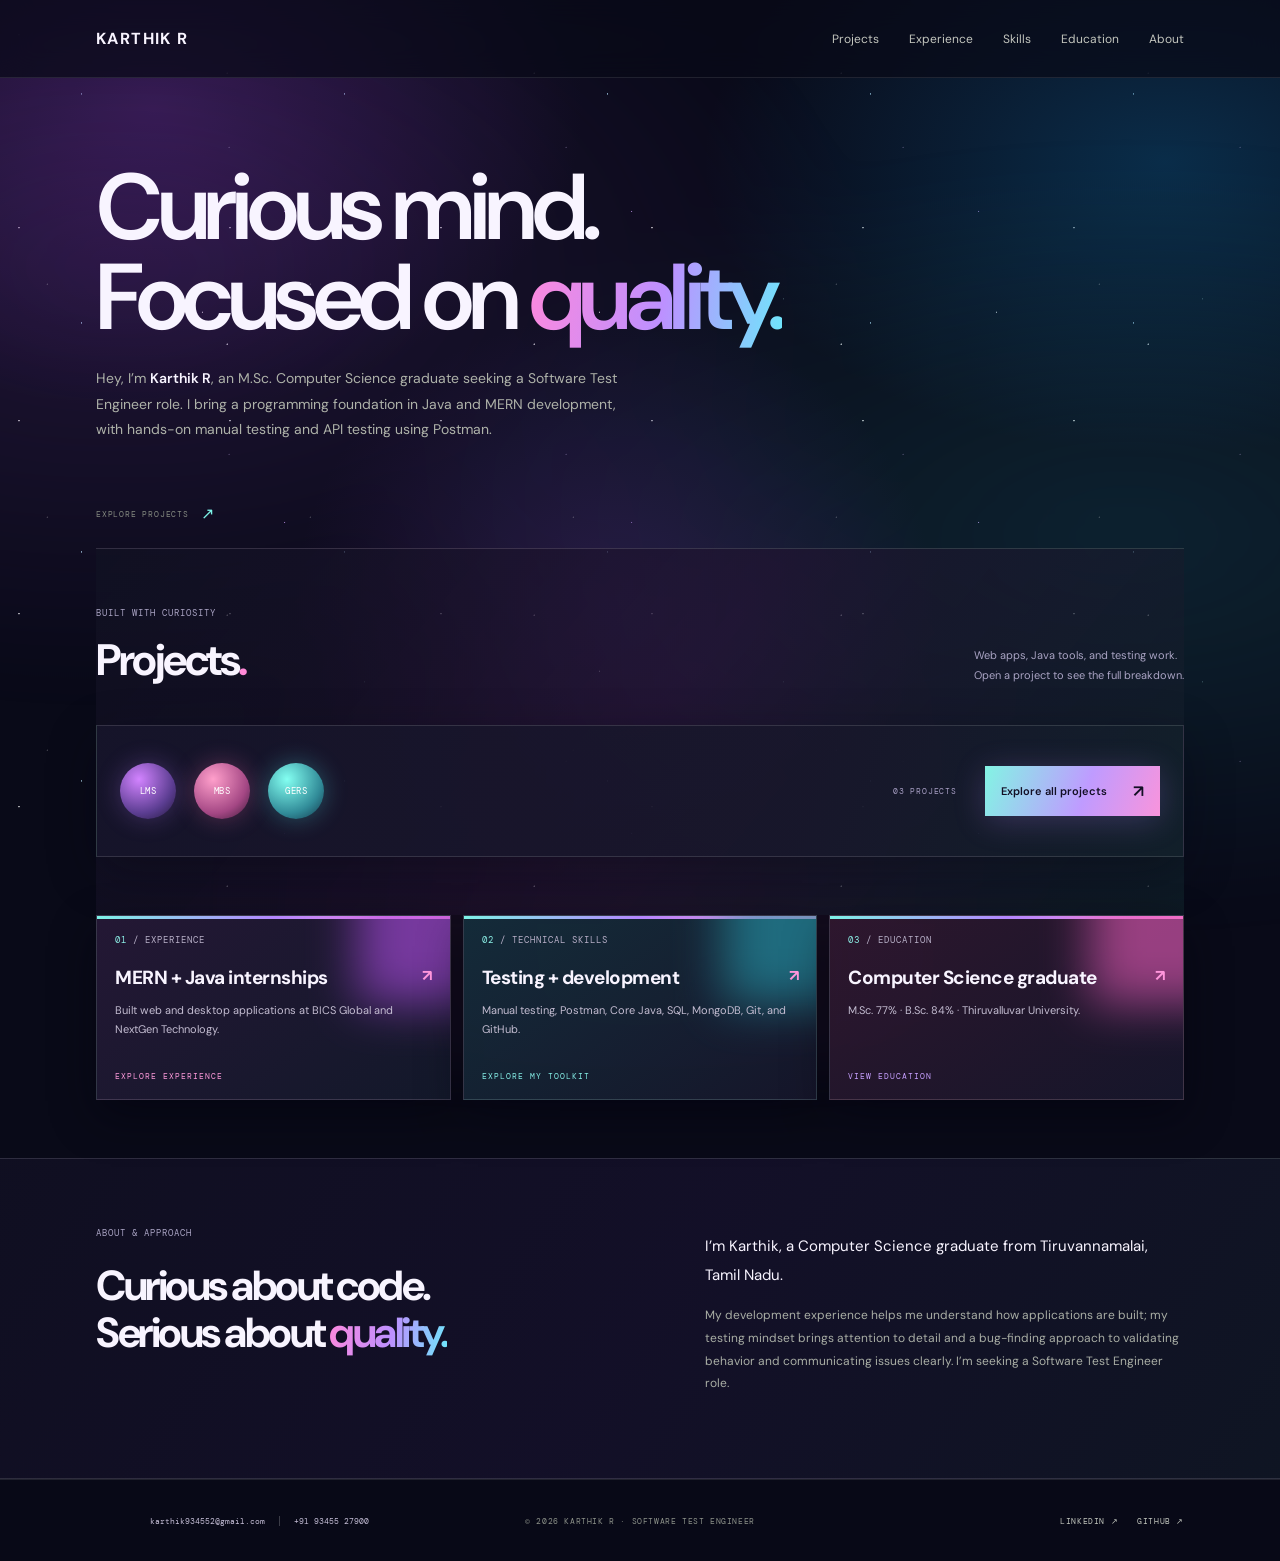
<file: index.html>
<!doctype html>
<html lang="en">
<head>
  <meta charset="utf-8">
  <meta name="viewport" content="width=device-width, initial-scale=1">
  <meta name="theme-color" content="#101319">
  <meta name="description" content="Software testing portfolio — projects, testing skills, and quality-focused work.">
  <title>Karthik R — Software Test Engineer</title>
  <link rel="preconnect" href="https://fonts.googleapis.com">
  <link rel="preconnect" href="https://fonts.gstatic.com" crossorigin>
  <link href="https://fonts.googleapis.com/css2?family=DM+Mono:wght@400;500&family=DM+Sans:wght@400;500;600;700&display=swap" rel="stylesheet">
  <link rel="stylesheet" href="style.css">
  <script src="script.js" defer></script>
</head>
<body>
  <header class="topbar">
    <a class="brand" href="#home" aria-label="Karthik R, home">KARTHIK R</a>
    <button class="menu-toggle" aria-expanded="false" aria-controls="nav-links" aria-label="Open menu"><span></span><span></span></button>
    <nav id="nav-links" class="nav-links" aria-label="Main navigation">
      <a href="projects.html">Projects</a><a href="experience.html">Experience</a><a href="skills.html">Skills</a><a href="education.html">Education</a><a href="#about">About</a>
    </nav>
  </header>

  <main>
    <section class="hero page-width" id="home">
      <div class="hero-copy">
        <h1>Curious mind.<br>Focused on <span>quality.</span></h1>
        <p class="hero-intro">Hey, I’m <strong>Karthik R</strong>, an M.Sc. Computer Science graduate seeking a Software Test Engineer role. I bring a programming foundation in Java and MERN development, with hands-on manual testing and API testing using Postman.</p>
      </div>
      <a class="scroll-cue" href="projects.html"><span>EXPLORE PROJECTS</span><span>↗</span></a>
    </section>

    <section class="projects-preview section page-width">
      <div class="section-heading"><div><p class="eyebrow">BUILT WITH CURIOSITY</p><h2>Projects<span class="accent">.</span></h2></div><p class="section-note">Web apps, Java tools, and testing work.<br>Open a project to see the full breakdown.</p></div>
      <div class="project-preview-row"><span class="preview-orb orb-lms">LMS</span><span class="preview-orb orb-java">MBS</span><span class="preview-orb orb-qa">GERS</span><span class="preview-count">03 PROJECTS</span><a class="button button-primary" href="projects.html">Explore all projects <span>↗</span></a></div>
    </section>

    <section class="details-shortcuts page-width" aria-label="More about Karthik">
      <a class="shortcut-card shortcut-experience" href="experience.html"><span class="shortcut-number">01 <i>/ EXPERIENCE</i></span><h2>MERN + Java internships<span>↗</span></h2><p>Built web and desktop applications at BICS Global and NextGen Technology.</p><span class="shortcut-action">EXPLORE EXPERIENCE</span></a>
      <a class="shortcut-card shortcut-skills" href="skills.html"><span class="shortcut-number">02 <i>/ TECHNICAL SKILLS</i></span><h2>Testing + development<span>↗</span></h2><p>Manual testing, Postman, Core Java, SQL, MongoDB, Git, and GitHub.</p><span class="shortcut-action">EXPLORE MY TOOLKIT</span></a>
      <a class="shortcut-card shortcut-education" href="education.html"><span class="shortcut-number">03 <i>/ EDUCATION</i></span><h2>Computer Science graduate<span>↗</span></h2><p>M.Sc. 77% · B.Sc. 84% · Thiruvalluvar University.</p><span class="shortcut-action">VIEW EDUCATION</span></a>
    </section>

    <section class="about section" id="about"><div class="about-inner page-width">
      <div class="about-heading"><p class="eyebrow">ABOUT & APPROACH</p><h2>Curious about code.<br>Serious about <span>quality.</span></h2></div>
      <div class="about-copy"><p class="about-lead">I’m Karthik, a Computer Science graduate from Tiruvannamalai, Tamil Nadu.</p><p>My development experience helps me understand how applications are built; my testing mindset brings attention to detail and a bug-finding approach to validating behavior and communicating issues clearly. I’m seeking a Software Test Engineer role.</p></div>
    </div></section>

  </main>

  <footer class="footer"><div class="footer-contact"><a href="mailto:karthik934552@gmail.com">karthik934552@gmail.com</a><a href="tel:+919345527900">+91 93455 27900</a></div><span>© <span id="year"></span> KARTHIK R · SOFTWARE TEST ENGINEER</span><div class="social-links"><a href="https://www.linkedin.com/in/karthik-raja-52563a314/" target="_blank" rel="noreferrer">LINKEDIN ↗</a><a href="https://github.com/karthikraja-3" target="_blank" rel="noreferrer">GITHUB ↗</a></div></footer>
</body>
</html>
</file>
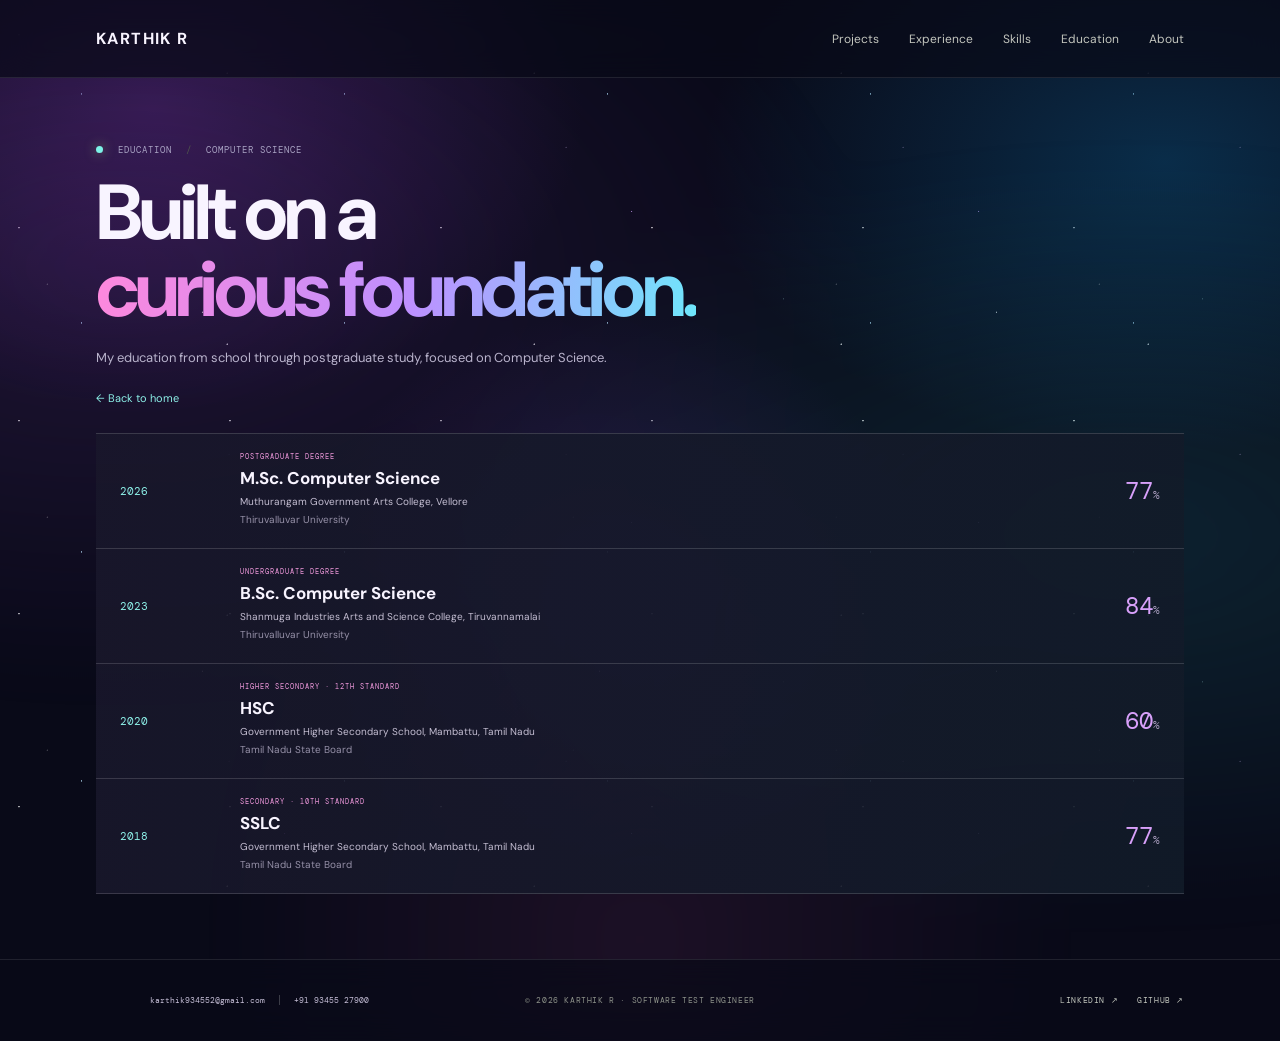
<file: education.html>
<!doctype html>
<html lang="en">
<head>
  <meta charset="utf-8"><meta name="viewport" content="width=device-width, initial-scale=1">
  <meta name="theme-color" content="#090a18"><meta name="description" content="Education of Karthik R — postgraduate and undergraduate Computer Science qualifications.">
  <title>Education — Karthik R</title>
  <link rel="preconnect" href="https://fonts.googleapis.com"><link rel="preconnect" href="https://fonts.gstatic.com" crossorigin>
  <link href="https://fonts.googleapis.com/css2?family=DM+Mono:wght@400;500&family=DM+Sans:wght@400;500;600;700&display=swap" rel="stylesheet">
  <link rel="stylesheet" href="style.css"><script src="script.js" defer></script>
</head>
<body>
  <header class="topbar"><a class="brand" href="index.html" aria-label="Karthik R, home">KARTHIK R</a><button class="menu-toggle" aria-expanded="false" aria-controls="nav-links" aria-label="Open menu"><span></span><span></span></button>
    <nav id="nav-links" class="nav-links" aria-label="Main navigation"><a href="projects.html">Projects</a><a href="experience.html">Experience</a><a href="skills.html">Skills</a><a href="education.html" aria-current="page">Education</a><a href="index.html#about">About</a></nav>
  </header>
  <main>
    <section class="info-page-heading page-width"><p class="eyebrow"><span class="status-dot"></span> EDUCATION <span class="eyebrow-divider">/</span> COMPUTER SCIENCE</p><h1>Built on a<br><span>curious foundation.</span></h1><p>My education from school through postgraduate study, focused on Computer Science.</p><a class="plain-link" href="index.html">← Back to home</a></section>
    <section class="education-detail-list page-width">
      <article class="education-detail-card"><span class="education-year">2026</span><div><p class="eyebrow">POSTGRADUATE DEGREE</p><h2>M.Sc. Computer Science</h2><p>Muthurangam Government Arts College, Vellore</p><p class="education-affiliation">Thiruvalluvar University</p></div><span class="education-score">77<small>%</small></span></article>
      <article class="education-detail-card"><span class="education-year">2023</span><div><p class="eyebrow">UNDERGRADUATE DEGREE</p><h2>B.Sc. Computer Science</h2><p>Shanmuga Industries Arts and Science College, Tiruvannamalai</p><p class="education-affiliation">Thiruvalluvar University</p></div><span class="education-score">84<small>%</small></span></article>
      <article class="education-detail-card"><span class="education-year">2020</span><div><p class="eyebrow">HIGHER SECONDARY · 12TH STANDARD</p><h2>HSC</h2><p>Government Higher Secondary School, Mambattu, Tamil Nadu</p><p class="education-affiliation">Tamil Nadu State Board</p></div><span class="education-score">60<small>%</small></span></article>
      <article class="education-detail-card"><span class="education-year">2018</span><div><p class="eyebrow">SECONDARY · 10TH STANDARD</p><h2>SSLC</h2><p>Government Higher Secondary School, Mambattu, Tamil Nadu</p><p class="education-affiliation">Tamil Nadu State Board</p></div><span class="education-score">77<small>%</small></span></article>
    </section>
  </main>
  <footer class="footer"><div class="footer-contact"><a href="mailto:karthik934552@gmail.com">karthik934552@gmail.com</a><a href="tel:+919345527900">+91 93455 27900</a></div><span>© <span id="year"></span> KARTHIK R · SOFTWARE TEST ENGINEER</span><div class="social-links"><a href="https://www.linkedin.com/in/karthik-raja-52563a314/" target="_blank" rel="noreferrer">LINKEDIN ↗</a><a href="https://github.com/karthikraja-3" target="_blank" rel="noreferrer">GITHUB ↗</a></div></footer>
</body>
</html>
</file>
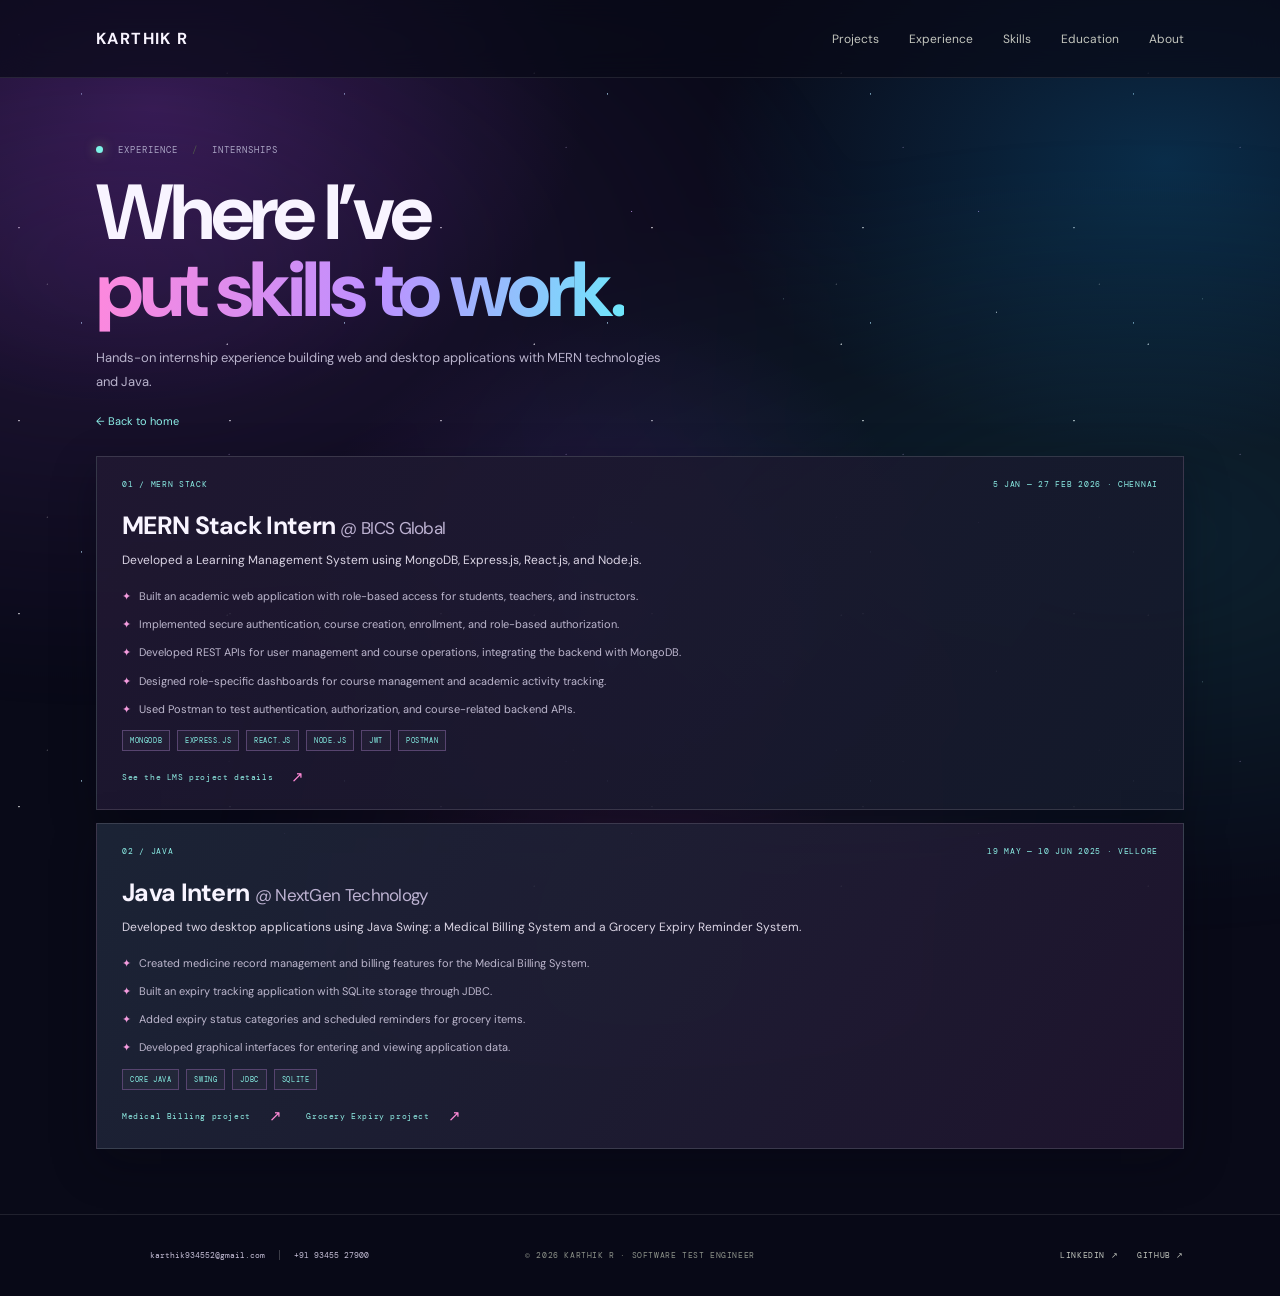
<file: experience.html>
<!doctype html>
<html lang="en">
<head>
  <meta charset="utf-8"><meta name="viewport" content="width=device-width, initial-scale=1">
  <meta name="theme-color" content="#090a18"><meta name="description" content="Internship experience of Karthik R in MERN stack and Java development.">
  <title>Experience — Karthik R</title>
  <link rel="preconnect" href="https://fonts.googleapis.com"><link rel="preconnect" href="https://fonts.gstatic.com" crossorigin>
  <link href="https://fonts.googleapis.com/css2?family=DM+Mono:wght@400;500&family=DM+Sans:wght@400;500;600;700&display=swap" rel="stylesheet">
  <link rel="stylesheet" href="style.css"><script src="script.js" defer></script>
</head>
<body>
  <header class="topbar"><a class="brand" href="index.html" aria-label="Karthik R, home">KARTHIK R</a><button class="menu-toggle" aria-expanded="false" aria-controls="nav-links" aria-label="Open menu"><span></span><span></span></button>
    <nav id="nav-links" class="nav-links" aria-label="Main navigation"><a href="projects.html">Projects</a><a href="experience.html" aria-current="page">Experience</a><a href="skills.html">Skills</a><a href="education.html">Education</a><a href="index.html#about">About</a></nav>
  </header>
  <main>
    <section class="info-page-heading page-width"><p class="eyebrow"><span class="status-dot"></span> EXPERIENCE <span class="eyebrow-divider">/</span> INTERNSHIPS</p><h1>Where I’ve<br><span>put skills to work.</span></h1><p>Hands-on internship experience building web and desktop applications with MERN technologies and Java.</p><a class="plain-link" href="index.html">← Back to home</a></section>
    <section class="info-detail-list page-width">
      <article class="info-detail-card"><div class="info-card-top"><span>01 / MERN STACK</span><span>5 JAN — 27 FEB 2026 · CHENNAI</span></div><h2>MERN Stack Intern <span>@ BICS Global</span></h2><p class="info-card-summary">Developed a Learning Management System using MongoDB, Express.js, React.js, and Node.js.</p><ul><li>Built an academic web application with role-based access for students, teachers, and instructors.</li><li>Implemented secure authentication, course creation, enrollment, and role-based authorization.</li><li>Developed REST APIs for user management and course operations, integrating the backend with MongoDB.</li><li>Designed role-specific dashboards for course management and academic activity tracking.</li><li>Used Postman to test authentication, authorization, and course-related backend APIs.</li></ul><div class="experience-tags"><span>MONGODB</span><span>EXPRESS.JS</span><span>REACT.JS</span><span>NODE.JS</span><span>JWT</span><span>POSTMAN</span></div><a class="info-related-link" href="project-details.html?project=lms">See the LMS project details <span>↗</span></a></article>
      <article class="info-detail-card"><div class="info-card-top"><span>02 / JAVA</span><span>19 MAY — 10 JUN 2025 · VELLORE</span></div><h2>Java Intern <span>@ NextGen Technology</span></h2><p class="info-card-summary">Developed two desktop applications using Java Swing: a Medical Billing System and a Grocery Expiry Reminder System.</p><ul><li>Created medicine record management and billing features for the Medical Billing System.</li><li>Built an expiry tracking application with SQLite storage through JDBC.</li><li>Added expiry status categories and scheduled reminders for grocery items.</li><li>Developed graphical interfaces for entering and viewing application data.</li></ul><div class="experience-tags"><span>CORE JAVA</span><span>SWING</span><span>JDBC</span><span>SQLITE</span></div><div class="info-related-links"><a class="info-related-link" href="project-details.html?project=billing">Medical Billing project <span>↗</span></a><a class="info-related-link" href="project-details.html?project=expiry">Grocery Expiry project <span>↗</span></a></div></article>
    </section>
  </main>
  <footer class="footer"><div class="footer-contact"><a href="mailto:karthik934552@gmail.com">karthik934552@gmail.com</a><a href="tel:+919345527900">+91 93455 27900</a></div><span>© <span id="year"></span> KARTHIK R · SOFTWARE TEST ENGINEER</span><div class="social-links"><a href="https://www.linkedin.com/in/karthik-raja-52563a314/" target="_blank" rel="noreferrer">LINKEDIN ↗</a><a href="https://github.com/karthikraja-3" target="_blank" rel="noreferrer">GITHUB ↗</a></div></footer>
</body>
</html>
</file>
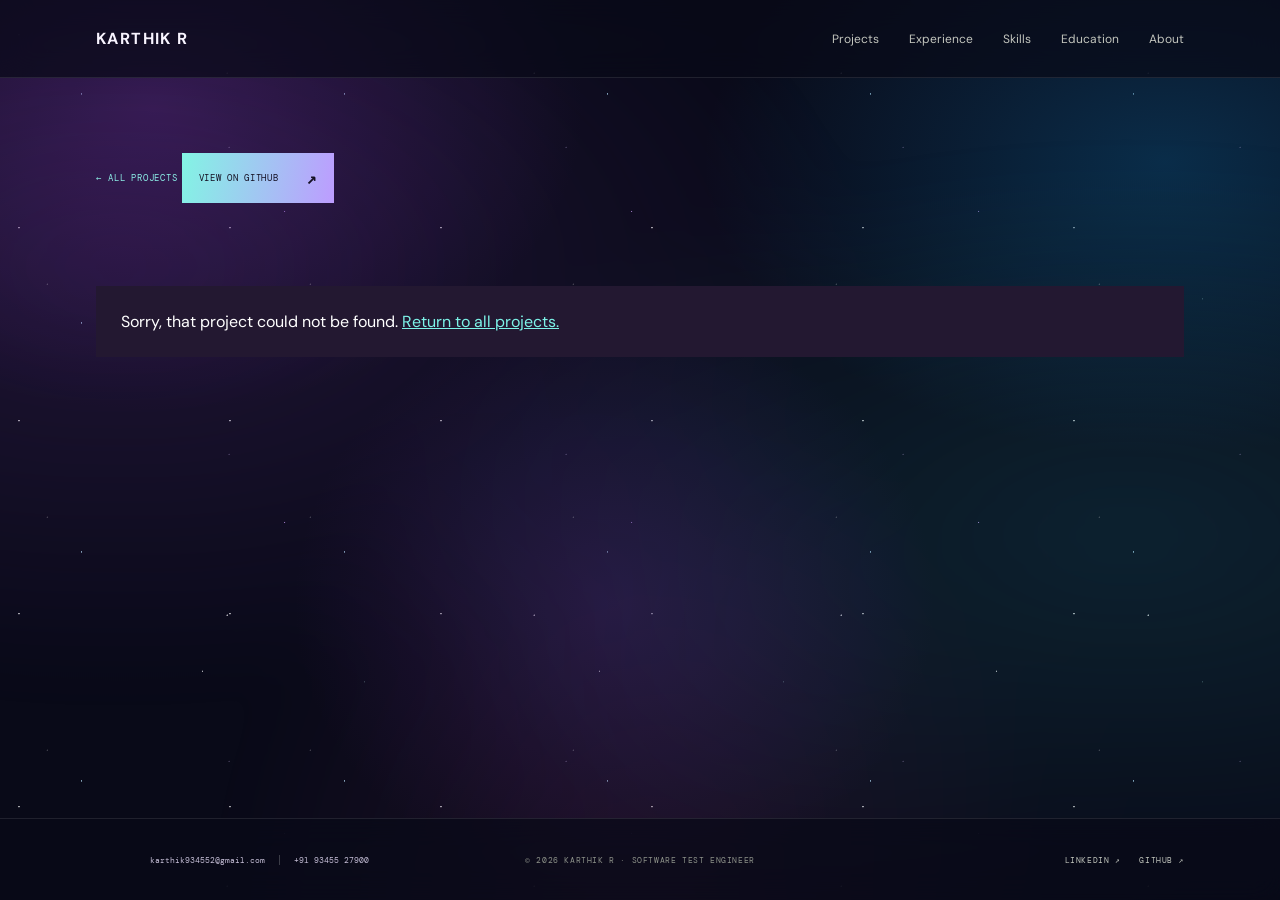
<file: project-details.html>
<!doctype html>
<html lang="en">
<head>
  <meta charset="utf-8">
  <meta name="viewport" content="width=device-width, initial-scale=1">
  <meta name="theme-color" content="#090a18">
  <meta name="description" content="Project details from Karthik R's software testing portfolio.">
  <title>Project Details — Karthik R</title>
  <link rel="preconnect" href="https://fonts.googleapis.com">
  <link rel="preconnect" href="https://fonts.gstatic.com" crossorigin>
  <link href="https://fonts.googleapis.com/css2?family=DM+Mono:wght@400;500&family=DM+Sans:wght@400;500;600;700&display=swap" rel="stylesheet">
  <link rel="stylesheet" href="style.css">
  <script src="script.js" defer></script>
</head>
<body>
  <header class="topbar">
    <a class="brand" href="index.html" aria-label="Karthik R, home">KARTHIK R</a>
    <button class="menu-toggle" aria-expanded="false" aria-controls="nav-links" aria-label="Open menu"><span></span><span></span></button>
    <nav id="nav-links" class="nav-links" aria-label="Main navigation">
      <a href="projects.html" aria-current="page">Projects</a><a href="experience.html">Experience</a><a href="skills.html">Skills</a><a href="education.html">Education</a><a href="index.html#about">About</a>
    </nav>
  </header>

  <main>
    <section class="project-detail-page page-width" data-project-detail>
      <a class="detail-back" href="projects.html">← ALL PROJECTS</a>
      <p class="eyebrow detail-type"></p>
      <h1 class="detail-title"></h1>
      <p class="detail-summary"></p>
      <div class="detail-tech"><span class="skills-label">LANGUAGES &amp; TECHNOLOGIES</span><div class="skill-tags detail-tech-list"></div></div>
      <div class="detail-features"><span class="skills-label">FEATURES &amp; TESTING</span><ul class="detail-feature-list"></ul></div>
      <a class="detail-repo" href="#" target="_blank" rel="noreferrer"><span>VIEW ON GITHUB</span><b>↗</b></a>
      <p class="detail-error" hidden>Sorry, that project could not be found. <a href="projects.html">Return to all projects.</a></p>
    </section>
  </main>

  <footer class="footer"><div class="footer-contact"><a href="mailto:karthik934552@gmail.com">karthik934552@gmail.com</a><a href="tel:+919345527900">+91 93455 27900</a></div><span>© <span id="year"></span> KARTHIK R · SOFTWARE TEST ENGINEER</span><div class="social-links"><a href="https://www.linkedin.com/in/karthik-raja-52563a314/" target="_blank" rel="noreferrer">LINKEDIN ↗</a><a href="https://github.com/karthikraja-3" target="_blank" rel="noreferrer">GITHUB ↗</a></div></footer>
</body>
</html>
</file>
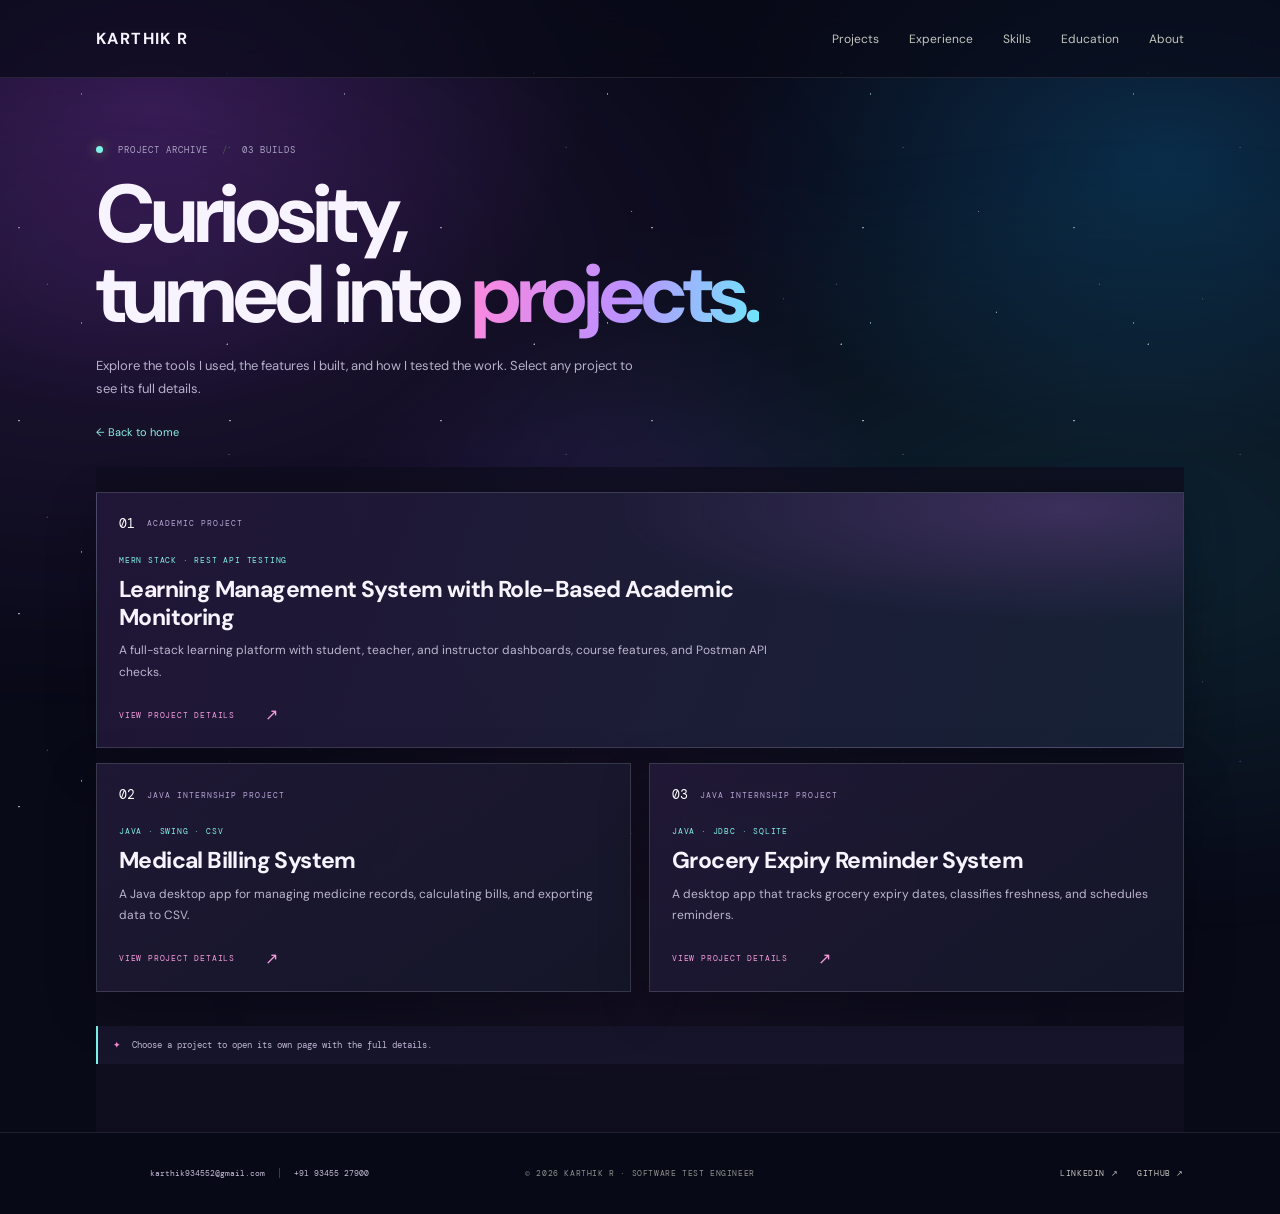
<file: projects.html>
<!doctype html>
<html lang="en">
<head>
  <meta charset="utf-8">
  <meta name="viewport" content="width=device-width, initial-scale=1">
  <meta name="theme-color" content="#090a18">
  <meta name="description" content="Projects by Karthik R — software development, testing, and tools.">
  <title>Projects — Karthik R</title>
  <link rel="preconnect" href="https://fonts.googleapis.com">
  <link rel="preconnect" href="https://fonts.gstatic.com" crossorigin>
  <link href="https://fonts.googleapis.com/css2?family=DM+Mono:wght@400;500&family=DM+Sans:wght@400;500;600;700&display=swap" rel="stylesheet">
  <link rel="stylesheet" href="style.css">
  <script src="script.js" defer></script>
</head>
<body>
  <header class="topbar">
    <a class="brand" href="index.html" aria-label="Karthik R, home">KARTHIK R</a>
    <button class="menu-toggle" aria-expanded="false" aria-controls="nav-links" aria-label="Open menu"><span></span><span></span></button>
    <nav id="nav-links" class="nav-links" aria-label="Main navigation">
      <a href="projects.html" aria-current="page">Projects</a><a href="experience.html">Experience</a><a href="skills.html">Skills</a><a href="education.html">Education</a><a href="index.html#about">About</a>
    </nav>
  </header>

  <main>
    <section class="projects-page-heading page-width">
      <p class="eyebrow"><span class="status-dot"></span> PROJECT ARCHIVE <span class="eyebrow-divider">/</span> 03 BUILDS</p>
      <h1>Curiosity,<br>turned into <span>projects.</span></h1>
      <p>Explore the tools I used, the features I built, and how I tested the work. Select any project to see its full details.</p>
      <a class="plain-link" href="index.html">← Back to home</a>
    </section>

    <section class="projects section page-width" id="projects">
      <div class="project-grid project-list-grid">
        <a class="project project-featured project-list-card card-lms" href="project-details.html?project=lms">
          <span class="project-list-number">01 <i>ACADEMIC PROJECT</i></span><span class="project-type">MERN STACK · REST API TESTING</span>
          <h2>Learning Management System with Role-Based Academic Monitoring</h2>
          <p>A full-stack learning platform with student, teacher, and instructor dashboards, course features, and Postman API checks.</p>
          <span class="project-list-action">VIEW PROJECT DETAILS <b>↗</b></span>
        </a>
        <a class="project project-list-card card-billing" href="project-details.html?project=billing">
          <span class="project-list-number">02 <i>JAVA INTERNSHIP PROJECT</i></span><span class="project-type">JAVA · SWING · CSV</span>
          <h2>Medical Billing System</h2>
          <p>A Java desktop app for managing medicine records, calculating bills, and exporting data to CSV.</p>
          <span class="project-list-action">VIEW PROJECT DETAILS <b>↗</b></span>
        </a>
        <a class="project project-list-card card-expiry" href="project-details.html?project=expiry">
          <span class="project-list-number">03 <i>JAVA INTERNSHIP PROJECT</i></span><span class="project-type">JAVA · JDBC · SQLITE</span>
          <h2>Grocery Expiry Reminder System</h2>
          <p>A desktop app that tracks grocery expiry dates, classifies freshness, and schedules reminders.</p>
          <span class="project-list-action">VIEW PROJECT DETAILS <b>↗</b></span>
        </a>
      </div>
      <p class="project-hint"><span>✦</span> Choose a project to open its own page with the full details.</p>
    </section>
  </main>

  <footer class="footer"><div class="footer-contact"><a href="mailto:karthik934552@gmail.com">karthik934552@gmail.com</a><a href="tel:+919345527900">+91 93455 27900</a></div><span>© <span id="year"></span> KARTHIK R · SOFTWARE TEST ENGINEER</span><div class="social-links"><a href="https://www.linkedin.com/in/karthik-raja-52563a314/" target="_blank" rel="noreferrer">LINKEDIN ↗</a><a href="https://github.com/karthikraja-3" target="_blank" rel="noreferrer">GITHUB ↗</a></div></footer>
</body>
</html>
</file>
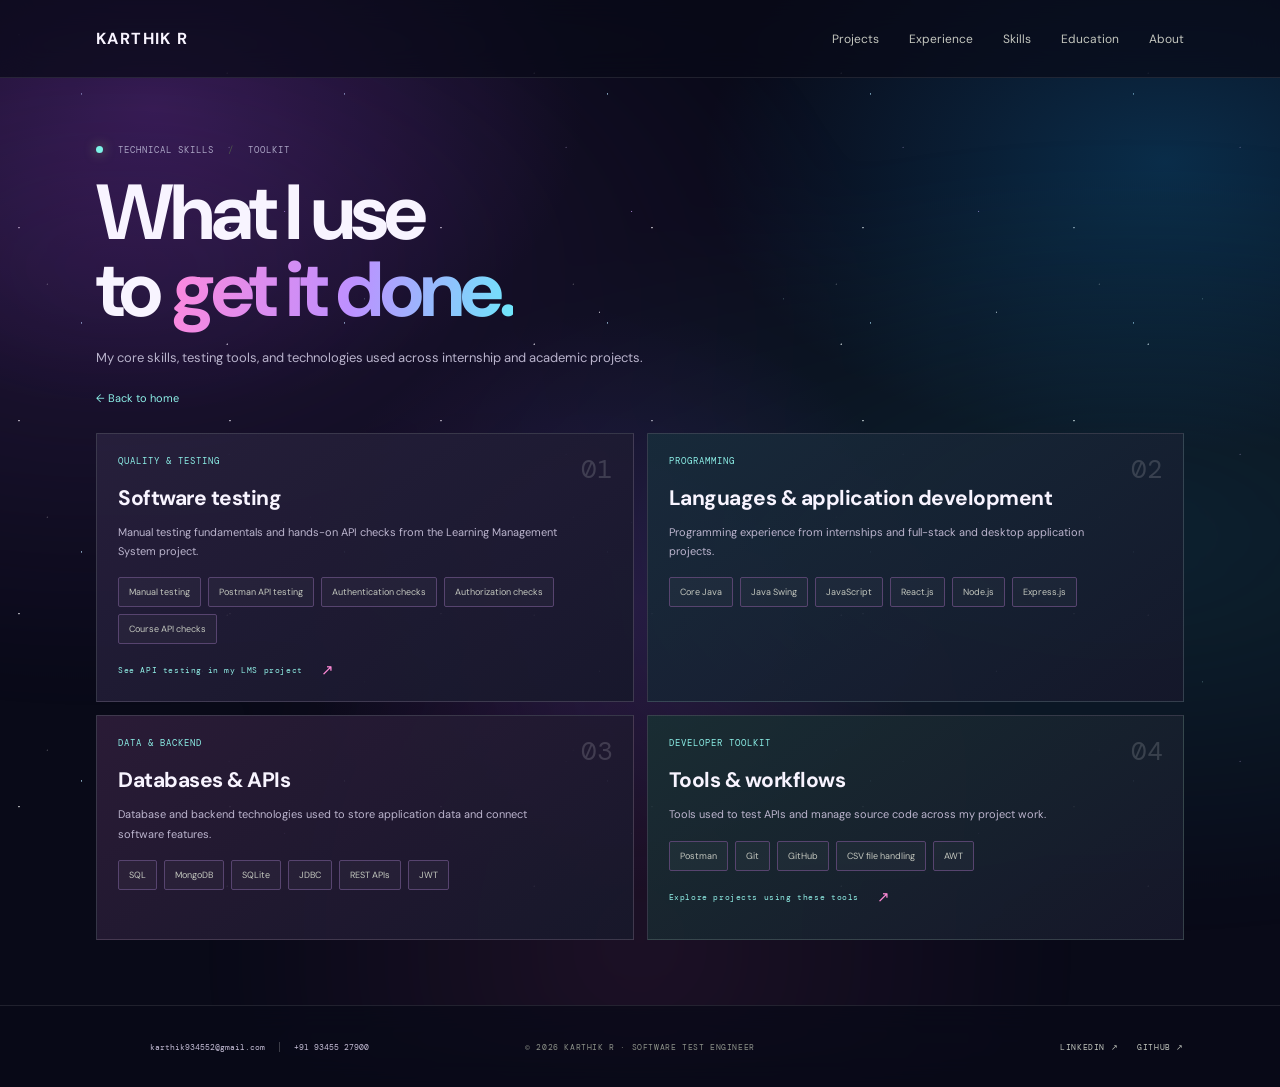
<file: skills.html>
<!doctype html>
<html lang="en">
<head>
  <meta charset="utf-8"><meta name="viewport" content="width=device-width, initial-scale=1">
  <meta name="theme-color" content="#090a18"><meta name="description" content="Technical skills of Karthik R — software testing, Java, databases, and development tools.">
  <title>Technical Skills — Karthik R</title>
  <link rel="preconnect" href="https://fonts.googleapis.com"><link rel="preconnect" href="https://fonts.gstatic.com" crossorigin>
  <link href="https://fonts.googleapis.com/css2?family=DM+Mono:wght@400;500&family=DM+Sans:wght@400;500;600;700&display=swap" rel="stylesheet">
  <link rel="stylesheet" href="style.css"><script src="script.js" defer></script>
</head>
<body>
  <header class="topbar"><a class="brand" href="index.html" aria-label="Karthik R, home">KARTHIK R</a><button class="menu-toggle" aria-expanded="false" aria-controls="nav-links" aria-label="Open menu"><span></span><span></span></button>
    <nav id="nav-links" class="nav-links" aria-label="Main navigation"><a href="projects.html">Projects</a><a href="experience.html">Experience</a><a href="skills.html" aria-current="page">Skills</a><a href="education.html">Education</a><a href="index.html#about">About</a></nav>
  </header>
  <main>
    <section class="info-page-heading page-width"><p class="eyebrow"><span class="status-dot"></span> TECHNICAL SKILLS <span class="eyebrow-divider">/</span> TOOLKIT</p><h1>What I use<br>to <span>get it done.</span></h1><p>My core skills, testing tools, and technologies used across internship and academic projects.</p><a class="plain-link" href="index.html">← Back to home</a></section>
    <section class="skill-detail-grid page-width">
      <article class="skill-detail-card skill-testing"><span class="skill-card-number">01</span><p class="eyebrow">QUALITY &amp; TESTING</p><h2>Software testing</h2><p>Manual testing fundamentals and hands-on API checks from the Learning Management System project.</p><div class="skill-tags"><span>Manual testing</span><span>Postman API testing</span><span>Authentication checks</span><span>Authorization checks</span><span>Course API checks</span></div><a class="info-related-link" href="project-details.html?project=lms">See API testing in my LMS project <span>↗</span></a></article>
      <article class="skill-detail-card skill-programming"><span class="skill-card-number">02</span><p class="eyebrow">PROGRAMMING</p><h2>Languages &amp; application development</h2><p>Programming experience from internships and full-stack and desktop application projects.</p><div class="skill-tags"><span>Core Java</span><span>Java Swing</span><span>JavaScript</span><span>React.js</span><span>Node.js</span><span>Express.js</span></div></article>
      <article class="skill-detail-card skill-database"><span class="skill-card-number">03</span><p class="eyebrow">DATA &amp; BACKEND</p><h2>Databases &amp; APIs</h2><p>Database and backend technologies used to store application data and connect software features.</p><div class="skill-tags"><span>SQL</span><span>MongoDB</span><span>SQLite</span><span>JDBC</span><span>REST APIs</span><span>JWT</span></div></article>
      <article class="skill-detail-card skill-tools"><span class="skill-card-number">04</span><p class="eyebrow">DEVELOPER TOOLKIT</p><h2>Tools &amp; workflows</h2><p>Tools used to test APIs and manage source code across my project work.</p><div class="skill-tags"><span>Postman</span><span>Git</span><span>GitHub</span><span>CSV file handling</span><span>AWT</span></div><a class="info-related-link" href="projects.html">Explore projects using these tools <span>↗</span></a></article>
    </section>
  </main>
  <footer class="footer"><div class="footer-contact"><a href="mailto:karthik934552@gmail.com">karthik934552@gmail.com</a><a href="tel:+919345527900">+91 93455 27900</a></div><span>© <span id="year"></span> KARTHIK R · SOFTWARE TEST ENGINEER</span><div class="social-links"><a href="https://www.linkedin.com/in/karthik-raja-52563a314/" target="_blank" rel="noreferrer">LINKEDIN ↗</a><a href="https://github.com/karthikraja-3" target="_blank" rel="noreferrer">GITHUB ↗</a></div></footer>
</body>
</html>
</file>
<file: style.css>
:root{color-scheme:dark;--bg:#101110;--surface:#171917;--surface-2:#1d201d;--text:#f0f1eb;--muted:#92978e;--line:#2c302c;--lime:#c6f36a;--mono:'DM Mono',monospace;--sans:'DM Sans',Arial,sans-serif}*{box-sizing:border-box}html{scroll-behavior:smooth}body{margin:0;background:var(--bg);color:var(--text);font-family:var(--sans);-webkit-font-smoothing:antialiased}a{color:inherit;text-decoration:none}.page-width{width:min(1120px,85%);margin-inline:auto}.topbar{height:78px;padding:0 7.5%;display:flex;align-items:center;justify-content:space-between;border-bottom:1px solid var(--line)}.brand{font-size:22px;font-weight:700;letter-spacing:-1.7px}.brand span,.accent{color:var(--lime)}.nav-links{display:flex;align-items:center;gap:34px;font-size:12px;color:#c3c6be}.nav-links>a:hover,.social-links a:hover{color:var(--lime)}.resume-link{color:var(--text);border:1px solid #444941;padding:10px 13px}.resume-link span{color:var(--lime);margin-left:8px}.menu-toggle{display:none}.hero{min-height:660px;padding-top:105px;padding-bottom:88px;position:relative;display:grid;grid-template-columns:1fr .82fr;align-items:center;gap:8%}.eyebrow{font:9px var(--mono);letter-spacing:1px;color:var(--muted);margin:0 0 25px}.status-dot{display:inline-block;width:7px;height:7px;background:var(--lime);border-radius:50%;margin-right:9px;box-shadow:0 0 12px #c6f36a88}.eyebrow-divider{color:#4e554c;margin:0 8px}.hero h1{font-size:clamp(56px,7vw,89px);line-height:.99;letter-spacing:-5px;margin:0 0 24px;font-weight:600}.hero h1 span,.about-heading h2 span,.contact h2 span{color:var(--lime)}.hero-intro{max-width:440px;color:#aeb2a9;font-size:14px;line-height:1.8;margin:0 0 27px}.hero-intro strong,.about-copy strong{color:var(--text);font-weight:600}.hero-actions{display:flex;align-items:center;gap:24px}.button{display:inline-flex;align-items:center;gap:26px;padding:14px 16px;font-size:11px;font-weight:600}.button-primary{background:var(--lime);color:#151812}.button-primary span{font-size:17px}.plain-link{font-size:11px;color:#c4c8bf}.plain-link span{color:var(--lime);margin-left:8px}.hero-footnote{margin-top:62px;display:flex;align-items:center;gap:10px;color:#858a81;font:8px var(--mono);letter-spacing:.8px}.footnote-line{width:23px;border-top:1px solid var(--lime)}.hero-visual{height:390px;position:relative;overflow:hidden;background:#171a17;border:1px solid #30352e}.visual-grid{position:absolute;inset:0;background-image:linear-gradient(#ffffff08 1px,transparent 1px),linear-gradient(90deg,#ffffff08 1px,transparent 1px);background-size:32px 32px;mask-image:linear-gradient(135deg,#000,transparent 90%)}.visual-ring{position:absolute;width:320px;height:320px;border:1px solid #c6f36a55;border-radius:50%;left:50%;top:48%;transform:translate(-50%,-50%)}.ring-two{width:230px;height:230px;border-color:#c6f36a99}.visual-core{position:absolute;width:145px;height:145px;background:var(--lime);border-radius:50%;left:50%;top:48%;transform:translate(-50%,-50%);display:flex;align-items:center;justify-content:center;gap:15px;color:#171a15}.visual-core span{font:9px/1.65 var(--mono);letter-spacing:.6px}.visual-core b{font-size:29px;font-weight:400}.visual-index{position:absolute;left:16px;bottom:15px;font:7px var(--mono);color:#92978e;letter-spacing:.6px}.visual-cross{position:absolute;color:var(--lime);font:20px var(--mono)}.cross-one{right:22px;top:19px}.cross-two{left:24px;top:46%}.scroll-cue{position:absolute;bottom:24px;left:0;display:flex;align-items:center;gap:12px;font:8px var(--mono);letter-spacing:.8px;color:#858a81}.scroll-cue span+span{font-size:16px;color:var(--lime)}.section{padding-top:96px;padding-bottom:96px}.projects{border-top:1px solid var(--line)}.section-heading{display:flex;justify-content:space-between;align-items:end;margin-bottom:36px}.section-heading .eyebrow{margin-bottom:12px}.section-heading h2{font-size:44px;letter-spacing:-2px;margin:0}.section-note{color:var(--muted);font-size:11px;line-height:1.8;margin:0 0 3px}.project-grid{display:grid;grid-template-columns:1fr 1fr;gap:30px 22px}.project-featured{grid-column:span 2}.project-art{position:relative;height:260px;overflow:hidden;background:var(--surface);border:1px solid #292d29}.project-featured .project-art{height:360px}.art-number{position:absolute;left:17px;top:15px;color:#a2a79e;font:9px var(--mono)}.art-caption{position:absolute;right:14px;bottom:13px;color:#838980;font:7px var(--mono);letter-spacing:.7px}.art-one{display:grid;place-items:center;background:#20251f}.art-window{height:77%;width:61%;background:#e9eadd;color:#21251d;box-shadow:0 14px 60px #0005}.window-bar{height:31px;border-bottom:1px solid #ced0c5;display:flex;align-items:center;padding:0 12px;gap:5px}.window-bar i{width:5px;height:5px;border-radius:50%;background:#737b68}.window-bar span{margin-left:auto;font:7px var(--mono);letter-spacing:1px;color:#686f61}.window-content{padding:28px 9%}.window-kicker{font:8px var(--mono);color:#6c7664;letter-spacing:.8px}.window-content strong{display:block;font-size:clamp(37px,6vw,65px);line-height:.96;letter-spacing:-4px;margin-top:12px}.window-content strong span{color:#819e4d}.window-content small{display:block;font-size:9px;margin-top:15px;color:#61675a}.art-two{background:#17221d;display:grid;place-items:center}.orbit{position:absolute;width:245px;height:245px;border:1px solid #c6f36a78;border-radius:50%;left:50%;top:50%;transform:translate(-50%,-50%)}.orbit-b{width:170px;height:170px;border-style:dashed;border-color:#ffffff38}.orbit-dot{position:absolute;width:12px;height:12px;background:var(--lime);border-radius:50%;left:calc(50% + 102px);top:calc(50% - 80px);box-shadow:0 0 25px #c6f36a}.orbit-title{position:relative;color:var(--text);font:10px/1.8 var(--mono);letter-spacing:1px;text-align:center}.art-three{background:#201d28;display:grid;place-items:center}.code-card{background:#141418;border:1px solid #39343e;width:72%;padding:24px;box-shadow:0 15px 45px #0005}.code-label{font:7px var(--mono);letter-spacing:1px;color:#92889b}.code-card code{display:block;margin-top:15px;font:11px/2 var(--mono);color:#d7d3dc}.code-card code b{color:#777482;font-weight:400}.code-card code i{color:var(--lime);font-style:normal}.project-meta{padding:15px 1px 3px;display:flex;align-items:flex-start;justify-content:space-between;gap:10px}.project-type,.skills-label{font:8px var(--mono);letter-spacing:.8px;color:#93998f}.project-meta h3{font-size:17px;margin:7px 0 5px;letter-spacing:-.3px}.project-meta p{font-size:10px;line-height:1.65;color:#92978e;margin:0;max-width:400px}.project-arrow{font-size:19px;color:var(--lime);padding:8px}.project-arrow:hover{transform:translate(3px,-3px)}.project-hint{margin:34px 0 0;color:#92978e;font:9px var(--mono)}.project-hint span{color:var(--lime);margin-right:6px}.about{background:#151715;border-top:1px solid var(--line);border-bottom:1px solid var(--line)}.about-inner{display:grid;grid-template-columns:1fr 1fr;gap:12%;align-items:start}.about-heading{position:relative}.about-heading .eyebrow{margin-bottom:23px}.about-heading h2{font-size:42px;line-height:1.12;letter-spacing:-2px;margin:0}.about-mark{margin-top:52px;font-size:93px;line-height:1;font-weight:700;letter-spacing:-9px;color:#272c25}.about-mark span{color:#8da855}.about-copy{padding-top:5px}.about-copy>p{color:#a9aea5;font-size:12px;line-height:1.9;margin:0 0 15px}.about-copy .about-lead{font-size:15px;color:var(--text)}.skills{margin-top:32px;padding-top:19px;border-top:1px solid var(--line)}.skill-tags{display:flex;flex-wrap:wrap;gap:7px;margin-top:13px}.skill-tags span{font-size:9px;color:#c4c8bf;border:1px solid #343a33;padding:8px 10px}.education{margin-top:28px;padding-top:19px;border-top:1px solid var(--line)}.education>div{display:grid;gap:5px;margin-top:12px}.education strong{font-size:11px}.education>div span{font-size:10px;color:#92978e}.contact{position:relative;text-align:center;overflow:hidden}.contact .eyebrow{margin-bottom:17px}.contact h2{font-size:clamp(45px,6vw,68px);letter-spacing:-3px;line-height:1.02;margin:0 0 17px}.contact>p:not(.eyebrow){font-size:11px;color:#a0a59c;margin:0 0 24px}.contact-orbit{position:absolute;border:1px solid #c6f36a1b;border-radius:50%;width:430px;height:430px;left:50%;top:55%;transform:translate(-50%,-50%);pointer-events:none}.contact .button{position:relative}.footer{min-height:82px;border-top:1px solid var(--line);padding:0 7.5%;display:flex;align-items:center;justify-content:space-between}.footer>span,.social-links{font:8px var(--mono);letter-spacing:.6px;color:#8e938a}.social-links{display:flex;gap:19px}.social-links a{color:#c4c8bf}
@media(max-width:760px){.page-width{width:88%}.topbar{height:68px;padding:0 6%}.menu-toggle{display:grid;gap:5px;padding:9px;border:0;background:none}.menu-toggle span{width:20px;border-top:1px solid var(--text)}.nav-links{display:none;position:absolute;top:67px;left:0;right:0;z-index:5;padding:22px 6%;background:#151715;border-bottom:1px solid var(--line);flex-direction:column;align-items:flex-start;gap:21px}.nav-links.open{display:flex}.hero{grid-template-columns:1fr;padding-top:74px;padding-bottom:80px;gap:39px}.hero h1{font-size:clamp(57px,13vw,82px);letter-spacing:-4px}.hero-visual{height:min(83vw,360px)}.hero-footnote{margin-top:35px}.scroll-cue{bottom:22px}.section{padding-top:70px;padding-bottom:70px}.section-heading{display:block}.section-heading h2{font-size:39px}.section-note{margin-top:12px}.project-featured .project-art{height:300px}.project-art{height:220px}.about-inner{grid-template-columns:1fr;gap:28px}.about-heading h2{font-size:38px}.about-mark{display:none}.footer{padding:23px 6%;gap:16px;flex-wrap:wrap}.footer>span{order:3;width:100%}}@media(max-width:500px){.project-grid{grid-template-columns:1fr;gap:24px}.project-featured{grid-column:auto}.project-art,.project-featured .project-art{height:250px}.section-heading h2{font-size:36px}.hero-actions{gap:15px}.button{gap:16px;padding:13px}.hero-footnote{font-size:7px}.window-content{padding:25px 8%}.window-content strong{font-size:49px}.contact h2{font-size:48px}.social-links{gap:12px;font-size:7px}}

/* A more personal QA workbench look */
:root{--bg:#101319;--surface:#171c25;--surface-2:#1c2330;--text:#f3f4ef;--muted:#969daa;--line:#2b313d;--lime:#c8f36a}
::selection{background:var(--lime);color:#11150d}
.topbar{background:#101319cc;backdrop-filter:blur(14px)}
.brand{font-size:24px;letter-spacing:-2px}
.brand span{color:var(--lime)}
.nav-links{gap:30px}
.resume-link{border-color:#414b37;border-radius:3px;transition:background .2s,color .2s}
.resume-link:hover{background:var(--lime);color:#14180f!important}
.hero{min-height:700px;gap:7%}
.hero h1{font-size:clamp(62px,7.3vw,94px);line-height:.96;letter-spacing:-5.5px}
.hero h1 span{color:var(--lime)}
.hero-intro{max-width:455px}
.button-primary{box-shadow:0 0 26px #c8f36a1c;transition:transform .2s,box-shadow .2s}
.button-primary:hover{transform:translateY(-3px);box-shadow:0 8px 30px #c8f36a36}
.hero-visual{height:420px;padding:25px 26px 17px;background:radial-gradient(ellipse at 90% 6%,#34422d 0,transparent 34%),linear-gradient(145deg,#1b2230,#14171e 72%);border:1px solid #343c49;box-shadow:0 25px 80px #0005;transform:rotate(1.2deg);transition:transform .35s}
.hero-visual:hover{transform:rotate(0) translateY(-4px)}
.visual-grid{opacity:.45;background-size:27px 27px;mask-image:linear-gradient(140deg,#000 0%,transparent 73%)}
.dash-top,.dash-title,.test-row,.dash-footer{position:relative;z-index:1}
.dash-top{display:flex;justify-content:space-between;align-items:center;color:#979eac;font:8px var(--mono);letter-spacing:.7px;border-bottom:1px solid #ffffff12;padding-bottom:14px}
.dash-top span:first-child{color:#e6e9df}.dash-top i{display:inline-block;width:6px;height:6px;border-radius:50%;background:var(--lime);margin-right:7px;box-shadow:0 0 11px #c8f36a}
.dash-title{display:grid;gap:8px;padding:20px 0 15px}.dash-title span{font:8px var(--mono);letter-spacing:1px;color:var(--lime)}.dash-title b{font-size:20px;letter-spacing:-.5px}.dash-title small{font-size:9px;color:#8e95a1}
.test-row{display:flex;align-items:center;gap:11px;padding:11px 10px;border-top:1px solid #ffffff0c;color:#dfe2db;font-size:10px}.test-icon{width:17px;height:17px;border-radius:50%;display:grid;place-items:center;font-size:10px}.test-icon.pass{color:var(--lime);background:#c8f36a19}.test-icon.review{color:#ffbd70;background:#ffbd7019}.test-row em{margin-left:auto;font:7px var(--mono);font-style:normal;letter-spacing:.7px;color:var(--lime)}.test-row .review-label{color:#ffbd70}
.dash-footer{display:flex;justify-content:space-between;align-items:center;padding-top:15px;color:#828a98;font:7px var(--mono);letter-spacing:1px}.dash-spark{color:var(--lime);font-size:20px}.visual-index{left:26px;bottom:17px;color:#727b89}.visual-cross{color:#d3fa72}.cross-one{right:18px;top:18px;opacity:.6}
.section-heading h2{letter-spacing:-2.5px}
.project{min-width:0;transition:transform .25s}.project:hover{transform:translateY(-4px)}
.project-art{border-color:#303743;transition:border-color .25s,box-shadow .25s}.project:hover .project-art{border-color:#748d4c;box-shadow:0 15px 40px #0003}
.art-one{background:radial-gradient(ellipse at 90% 20%,#414f39,transparent 38%),#1b201c}
.art-two{background:radial-gradient(circle at 50% 48%,#263b40,#17221d 70%)}
.art-three{background:radial-gradient(ellipse at 20% 20%,#393047,transparent 45%),#201d28}
.art-number{color:var(--lime)}
.art-caption{letter-spacing:.9px}
.project-meta h3{font-size:18px;letter-spacing:-.4px}
.project-hint{padding:13px 15px;border-left:2px solid var(--lime);background:#171c25;color:#a9afba}
.about{background:linear-gradient(120deg,#151922,#151715 70%)}
.about-heading h2{letter-spacing:-2.5px}
.about-mark{color:#2e3741}
.skill-tags span{border-radius:2px;background:#ffffff04;transition:border-color .2s,color .2s}
.skill-tags span:hover{border-color:var(--lime);color:var(--lime)}
.contact-orbit{border-color:#c8f36a22;box-shadow:0 0 100px #c8f36a09}
.footer{background:#101319}
@media(max-width:760px){.hero{min-height:0;padding-top:70px;padding-bottom:81px}.hero-visual{transform:none;height:380px}.hero-visual:hover{transform:translateY(-2px)}.nav-links{background:#151922}.hero h1{font-size:clamp(59px,13vw,84px)}}
@media(max-width:500px){.hero-visual{height:360px;padding:22px 18px 16px}.visual-index{left:18px}.dash-title b{font-size:18px}.test-row{padding:10px 6px}}
.experience{border-top:1px solid var(--line);background:#121720}.experience .section-heading{margin-bottom:24px}.experience-list{border-top:1px solid #303743}.experience-item{display:grid;grid-template-columns:150px 1fr 38px;gap:20px;padding:23px 8px;border-bottom:1px solid #303743;align-items:start;transition:background .2s}.experience-item:hover{background:#ffffff04}.experience-date{padding-top:5px;color:#9ba2ac;font:8px var(--mono);letter-spacing:.8px}.experience-detail h3{font-size:16px;margin:0 0 7px}.experience-detail h3 span{color:#a9b0bc;font-weight:400}.experience-detail p{font-size:10px;line-height:1.7;color:#9ca2ad;margin:0;max-width:650px}.experience-tags{display:flex;gap:7px;flex-wrap:wrap;margin-top:11px}.experience-tags span{font:7px var(--mono);letter-spacing:.6px;color:var(--lime);border:1px solid #454f39;padding:5px 7px}.experience-index{color:#68717e;font:9px var(--mono);text-align:right;padding-top:4px}.contact-actions{display:flex;align-items:center;justify-content:center;gap:18px}.contact-phone{font:10px var(--mono);color:#d2d5cc}.contact-location{position:relative;display:block;margin-top:23px;color:#818997;font:8px var(--mono);letter-spacing:1.2px}.education>div+div{margin-top:14px}
@media(max-width:760px){.experience-item{grid-template-columns:1fr 30px;gap:8px 15px}.experience-date{grid-column:1}.experience-detail{grid-column:1}.experience-index{grid-column:2;grid-row:1}.contact-actions{flex-direction:column;gap:13px}}
.project-details{list-style:none;display:grid;gap:7px;margin:12px 0 0;padding:0}.project-details li{position:relative;padding-left:14px;color:#aeb3bd;font-size:10px;line-height:1.65}.project-details li::before{content:"↳";position:absolute;left:0;color:var(--lime);font-family:var(--mono)}.project-meta{align-items:flex-start}.project-meta>div{min-width:0}.project-arrow{flex:none}.project-featured .project-details{grid-template-columns:1fr 1fr;column-gap:26px}.education>div span{line-height:1.6}
@media(max-width:760px){.project-featured .project-details{grid-template-columns:1fr}}
.project{cursor:pointer}.project:focus-visible{outline:2px solid var(--lime);outline-offset:5px}

/* Cosmic portfolio theme */
:root{--bg:#090a18;--surface:#151629;--surface-2:#201d38;--text:#f8f4ff;--muted:#aaa4c4;--line:#332b50;--lime:#7df3e8}
body{background-color:var(--bg);background-image:radial-gradient(ellipse at 12% 12%,#54257b77,transparent 27%),radial-gradient(ellipse at 91% 18%,#0c548177,transparent 28%),radial-gradient(ellipse at 48% 67%,#3d1e6670,transparent 34%),radial-gradient(1px 1px at 9% 18%,#ffffffb5 50%,transparent 100%),radial-gradient(1px 1px at 31% 41%,#b9e7ffad 50%,transparent 100%),radial-gradient(1px 1px at 74% 27%,#ffffffaa 50%,transparent 100%),radial-gradient(1px 1px at 82% 68%,#d0a8ffb0 50%,transparent 100%),radial-gradient(1px 1px at 51% 87%,#ffffffa8 50%,transparent 100%);background-size:auto,auto,auto,211px 193px,263px 229px,307px 271px,347px 311px,397px 359px;background-attachment:fixed}
.topbar,.footer{background:#090a18b8;backdrop-filter:blur(15px);border-color:#ffffff19}
.brand span,.accent,.project-arrow,.plain-link span,.project-hint span{color:#ff8ad7}
.status-dot,.footnote-line{background:#7df3e8}.hero h1 span,.about-heading h2 span,.contact h2 span{background:linear-gradient(100deg,#ff88dc,#bd90ff 53%,#6de8fb);color:transparent;background-clip:text;-webkit-background-clip:text}
.button-primary{background:linear-gradient(110deg,#83f4e4,#bf9bff 57%,#f994dc);color:#130f25;box-shadow:0 5px 32px #b780ff3b}.button-primary:hover{box-shadow:0 9px 38px #ec82d95c}
.hero-visual{background:linear-gradient(145deg,#18142b,#102131);border-color:#9072cc8a;box-shadow:0 22px 90px #7c4bcb20}
.hero-visual::after{content:"";position:absolute;inset:0;pointer-events:none;background:linear-gradient(115deg,transparent 25%,#ce8cff0d 48%,transparent 67%)}
.dash-top i{background:#7df3e8;box-shadow:0 0 13px #7df3e8}.dash-title span,.test-icon.pass,.test-row em,.dash-spark{color:#7df3e8}.test-icon.pass{background:#7df3e81c}.test-icon.review,.test-row .review-label{color:#ff9cdb}.test-icon.review{background:#ff9cdb1c}.visual-index,.dash-footer{color:#aaa0c6}
.projects,.experience,.about{border-color:#ffffff20}.projects{background:linear-gradient(180deg,#0e0d1dbd,#111020a8)}.experience{background:linear-gradient(130deg,#10122abd,#1b1030bd)}.about{background:linear-gradient(125deg,#111023dc,#15112bd9,#101725dc)}
.project{border:1px solid #ffffff16;background:linear-gradient(145deg,#17152bdb,#111827e8);box-shadow:0 16px 45px #03030c55;transition:transform .25s,border-color .25s,box-shadow .25s}.project:hover,.project:focus-visible{transform:translateY(-6px);border-color:#bd87f5;box-shadow:0 20px 54px #8a45cd2b}.project-art{border:0;border-bottom:1px solid #ffffff18}.project-featured .project-art{background:radial-gradient(ellipse at 50% 30%,#53296f,#1d1e3e 55%,#101727)}.art-window{background:linear-gradient(140deg,#f8e8ff,#d5e6ff);box-shadow:0 15px 80px #da72ff36}.window-content strong span{color:#b94ed2}.art-two{background:radial-gradient(circle at 50% 50%,#4e3185,#211c45 54%,#10182b)}.orbit{border-color:#ff99dcbb;box-shadow:0 0 22px #cb7bff20}.orbit-b{border-color:#7df3e8a3}.orbit-dot{background:#7df3e8;box-shadow:0 0 26px #7df3e8}.art-three{background:radial-gradient(ellipse at 68% 30%,#662c79,#251b48 50%,#101724)}.code-card{background:#111323eF;border-color:#bd8af188;box-shadow:0 14px 48px #07061099}.code-label{color:#ff9cdd}.code-card code i{color:#7df3e8}.project-type{color:#b7a7dd}.project-details li{color:#c8c2d8}.project-details li::before{color:#ff8ad7}.project-hint{background:#17152c;border-color:#7df3e8;color:#c2bad8}
.skill-tags span,.experience-tags span{border-color:#57446f;background:#ffffff08}.experience-tags span{color:#87f1e6}.contact-orbit{border-color:#d187f33d;box-shadow:0 0 140px #8d49d31b}
.project-dialog{width:min(650px,calc(100% - 32px));max-height:min(82vh,780px);overflow:auto;border:1px solid #9c79d9;background:radial-gradient(ellipse at 90% 0,#44265b,#18172c 48%,#101523);color:var(--text);padding:36px;box-shadow:0 30px 100px #05020bcc}.project-dialog[open]{animation:dialog-rise .22s ease-out}.project-dialog::backdrop{background:#060710bd;backdrop-filter:blur(7px)}.dialog-close{position:absolute;right:15px;top:12px;border:1px solid #ffffff25;border-radius:50%;width:34px;height:34px;color:var(--text);background:#ffffff0b;font-size:23px;cursor:pointer}.project-dialog .eyebrow{color:#7df3e8;margin:0 42px 13px 0}.project-dialog h2{font-size:clamp(25px,5vw,37px);line-height:1.13;letter-spacing:-1.4px;margin:0 35px 14px 0}.dialog-summary{font-size:13px;line-height:1.8;color:#c3bed1;margin:0 0 24px}.dialog-tech,.dialog-features{border-top:1px solid #ffffff1a;padding-top:17px;margin-top:16px}.dialog-tech .skill-tags{margin-top:11px}.dialog-features ul{list-style:none;padding:0;margin:12px 0 0;display:grid;gap:10px}.dialog-features li{font-size:12px;line-height:1.7;color:#d6d0e2;padding-left:19px;position:relative}.dialog-features li::before{content:"✦";position:absolute;left:0;color:#ff8ad7}.dialog-repo{display:inline-flex;gap:25px;align-items:center;margin-top:25px;padding:12px 15px;background:linear-gradient(100deg,#83f4e4,#bd9cff);color:#151124;font-size:11px;font-weight:700}.dialog-repo span{font-size:17px}
@keyframes dialog-rise{from{opacity:0;transform:translateY(12px) scale(.985)}to{opacity:1;transform:translateY(0) scale(1)}}
@media(max-width:760px){.project-dialog{padding:29px 22px}.project-meta h3{font-size:16px}.hero{background:transparent}}
@media(prefers-reduced-motion:reduce){html{scroll-behavior:auto}*,*::before,*::after{animation-duration:.01ms!important;animation-iteration-count:1!important;transition-duration:.01ms!important}}
.projects-page-heading{padding-top:95px;padding-bottom:22px}.projects-page-heading .eyebrow{margin-bottom:18px}.projects-page-heading h1{font-size:clamp(48px,7vw,82px);line-height:.98;letter-spacing:-4px;margin:0 0 19px}.projects-page-heading h1 span{background:linear-gradient(100deg,#ff88dc,#bd90ff 53%,#6de8fb);color:transparent;background-clip:text;-webkit-background-clip:text}.projects-page-heading>p:not(.eyebrow){max-width:540px;color:#b6b0ca;font-size:13px;line-height:1.8;margin:0 0 19px}.projects-page-heading .plain-link{color:#8cefe7}.projects-page-heading+.projects{padding-top:35px;border-top:0}.projects-preview{padding-top:75px!important;padding-bottom:78px!important;border-top:1px solid #ffffff20;background:linear-gradient(130deg,#111223bd,#2113309c,#10212ab8)}.projects-preview .section-heading{align-items:end}.project-preview-row{min-height:132px;display:flex;align-items:center;gap:18px;padding:20px 23px;border:1px solid #ffffff20;background:linear-gradient(110deg,#17152bd9,#18172bd9 65%,#12212bdb);box-shadow:0 15px 50px #06051255}.preview-orb{width:56px;height:56px;display:grid;place-items:center;border-radius:50%;font:9px var(--mono);letter-spacing:.5px;color:#fff;background:radial-gradient(circle at 34% 29%,#d283ff,#5b3d91 63%,#201738);box-shadow:0 0 24px #a369ed4f}.orb-java{background:radial-gradient(circle at 34% 29%,#ff9fcb,#a44784 63%,#361835);box-shadow:0 0 24px #ed6ab34f}.orb-qa{background:radial-gradient(circle at 34% 29%,#83fff1,#318b98 63%,#123348);box-shadow:0 0 24px #5be5ee4f}.preview-count{margin-left:auto;color:#a9a0c5;font:8px var(--mono);letter-spacing:.8px}.project-preview-row .button{margin-left:10px;white-space:nowrap}.projects-page-heading .eyebrow .status-dot{background:#7df3e8}
@media(max-width:760px){.projects-page-heading{padding-top:65px}.project-preview-row{flex-wrap:wrap;gap:12px;padding:16px}.preview-orb{width:47px;height:47px}.preview-count{width:100%;margin:2px 0}.project-preview-row .button{margin:4px 0 0;width:100%;justify-content:space-between}.projects-preview .section-heading{display:flex;gap:12px;align-items:flex-start;flex-direction:column}}
.project-list-grid{gap:18px}.project-list-card{display:flex;flex-direction:column;align-items:flex-start;min-height:260px;padding:26px;background:linear-gradient(145deg,#211937ed,#141829f2);border:1px solid #ffffff24}.project-list-card.project-featured{grid-column:span 2;min-height:235px;background:radial-gradient(ellipse at 89% 6%,#64428677,transparent 33%),linear-gradient(110deg,#221738ee,#182337ef)}.project-list-card:hover{border-color:#e88be0;transform:translateY(-5px)}.project-list-number{display:flex;align-items:center;gap:12px;color:#fff;font:13px var(--mono)}.project-list-number i{font-size:8px;font-style:normal;letter-spacing:1px;color:#b5a3d2}.project-list-card .project-type{margin-top:23px;color:#82efe6}.project-list-card h2{font-size:23px;line-height:1.23;letter-spacing:-.6px;margin:10px 0 9px;max-width:660px}.project-list-card p{font-size:12px;line-height:1.8;color:#bdb6cf;margin:0;max-width:680px}.project-list-action{display:flex;align-items:center;justify-content:space-between;gap:30px;margin-top:auto;padding-top:21px;color:#f59bdd;font:8px var(--mono);letter-spacing:.8px}.project-list-action b{font-size:16px;font-weight:400}.project-list-card:hover .project-list-action b{transform:translate(3px,-3px)}
.project-detail-page{min-height:calc(100vh - 160px);padding-top:65px;padding-bottom:100px}.detail-back{display:inline-block;margin-bottom:62px;color:#8df0e8;font:9px var(--mono);letter-spacing:.8px}.detail-type{margin-bottom:17px;color:#f39adf}.detail-title{max-width:830px;font-size:clamp(38px,6vw,70px);line-height:1.04;letter-spacing:-2.8px;margin:0 0 20px;background:linear-gradient(100deg,#fff,#e1c9ff 60%,#91eff0);color:transparent;background-clip:text;-webkit-background-clip:text}.detail-summary{max-width:760px;color:#c1bdd1;font-size:15px;line-height:1.9;margin:0 0 38px}.detail-tech,.detail-features{max-width:850px;padding:23px 25px;margin-top:15px;border:1px solid #ffffff1c;background:linear-gradient(120deg,#19162de0,#111c2ae8)}.detail-tech .skill-tags{margin-top:15px}.detail-tech .skill-tags span{border-color:#72527b;background:#ffffff09}.detail-features ul{list-style:none;padding:0;margin:18px 0 0;display:grid;gap:13px}.detail-features li{position:relative;padding-left:22px;color:#d2ccde;font-size:13px;line-height:1.75}.detail-features li::before{content:"✦";position:absolute;left:0;color:#f49bdc}.detail-repo{display:inline-flex;align-items:center;gap:28px;margin-top:27px;padding:14px 17px;background:linear-gradient(100deg,#83f4e4,#bd9cff);color:#151124;font:9px var(--mono);letter-spacing:.7px}.detail-repo b{font-size:17px}.detail-error{margin-top:60px;padding:25px;background:#231831;color:#fff}.detail-error a{color:#7df3e8;text-decoration:underline}
@media(max-width:760px){.project-list-grid{grid-template-columns:1fr}.project-list-card.project-featured{grid-column:auto}.project-list-card{min-height:235px;padding:21px}.project-list-card h2{font-size:21px}.detail-back{margin-bottom:43px}.project-detail-page{padding-top:45px;padding-bottom:75px}.detail-tech,.detail-features{padding:19px}.detail-title{letter-spacing:-1.8px}.detail-summary{font-size:13px}}
.details-shortcuts{display:grid;grid-template-columns:repeat(3,1fr);gap:16px;padding-top:0;padding-bottom:84px}.shortcut-card{min-height:225px;padding:20px;display:flex;flex-direction:column;border:1px solid #ffffff23;background:linear-gradient(145deg,#251735ed,#14192bed);box-shadow:0 14px 38px #06051255;transition:transform .22s,border-color .22s}.shortcut-card:hover{transform:translateY(-5px);border-color:#d68ae6}.shortcut-skills{background:linear-gradient(145deg,#182b39ed,#151628ed)}.shortcut-education{background:linear-gradient(145deg,#30203bed,#17182bed)}.shortcut-number{color:#8deee6;font:8px var(--mono);letter-spacing:.8px}.shortcut-card h2{font-size:18px;letter-spacing:-.5px;margin:24px 0 9px}.shortcut-card h2 span{float:right;color:#f58ed9}.shortcut-card p{font-size:10px;line-height:1.75;color:#bcb5ce;margin:0}.shortcut-action{margin-top:auto;padding-top:18px;color:#f59bdd;font:8px var(--mono);letter-spacing:.8px}
.info-page-heading{padding-top:88px;padding-bottom:38px}.info-page-heading .eyebrow{margin-bottom:18px}.info-page-heading h1{font-size:clamp(47px,6.6vw,78px);line-height:.99;letter-spacing:-4px;margin:0 0 18px}.info-page-heading h1 span{background:linear-gradient(100deg,#ff88dc,#bd90ff 53%,#6de8fb);color:transparent;background-clip:text;-webkit-background-clip:text}.info-page-heading>p:not(.eyebrow){max-width:580px;color:#b9b3cc;font-size:13px;line-height:1.8;margin:0 0 16px}.info-page-heading .plain-link{color:#8cefe7}.info-detail-list,.education-detail-list{display:grid;gap:18px;padding-bottom:95px}.info-detail-card{padding:26px 29px;border:1px solid #ffffff22;background:linear-gradient(125deg,#211832e8,#141a2beF);box-shadow:0 15px 42px #0605124d}.info-detail-card:nth-child(2){background:linear-gradient(125deg,#1d2638ed,#20152feF)}.info-card-top{display:flex;justify-content:space-between;gap:12px;color:#8cefe7;font:8px var(--mono);letter-spacing:.7px}.info-detail-card h2{font-size:25px;letter-spacing:-.7px;margin:20px 0 8px}.info-detail-card h2 span{color:#bdb2d2;font-size:17px;font-weight:400}.info-card-summary{font-size:12px;line-height:1.8;color:#dbd5e5;margin:0 0 15px}.info-detail-card ul{display:grid;gap:9px;margin:0;padding:0;list-style:none}.info-detail-card li{position:relative;padding-left:17px;color:#bdb7ce;font-size:11px;line-height:1.75}.info-detail-card li::before{content:"✦";position:absolute;left:0;color:#f39bdd}.info-related-link{display:inline-flex;gap:18px;align-items:center;margin-top:16px;color:#91f1e8;font:8px var(--mono);letter-spacing:.6px}.info-related-link span{color:#ff8ad7;font-size:15px}.info-related-links{display:flex;gap:24px;flex-wrap:wrap}.skill-detail-grid{display:grid;grid-template-columns:1fr 1fr;gap:16px;padding-bottom:95px}.skill-detail-card{position:relative;min-height:255px;padding:24px;border:1px solid #ffffff22;background:linear-gradient(145deg,#28203ded,#17182bed)}.skill-programming{background:linear-gradient(145deg,#182c3bed,#16182bed)}.skill-database{background:linear-gradient(145deg,#2d1d39ed,#17182bed)}.skill-tools{background:linear-gradient(145deg,#192f33ed,#17182bed)}.skill-card-number{position:absolute;right:20px;top:18px;color:#ffffff27;font:26px var(--mono)}.skill-detail-card .eyebrow{margin:0 0 17px;color:#8cefe7}.skill-detail-card h2{font-size:21px;margin:0 0 8px;letter-spacing:-.5px}.skill-detail-card>p:not(.eyebrow){font-size:11px;line-height:1.75;color:#bcb5ce;max-width:450px}.skill-detail-card .skill-tags{margin-top:16px}.education-detail-list{gap:0}.education-detail-card{display:grid;grid-template-columns:100px 1fr 70px;gap:20px;align-items:center;padding:22px 24px;border-top:1px solid #ffffff26;background:linear-gradient(100deg,#19172be6,#121b29e6)}.education-detail-card:last-child{border-bottom:1px solid #ffffff26}.education-year{color:#8df0e8;font:11px var(--mono)}.education-detail-card .eyebrow{margin:0 0 6px;color:#ef99dc;font-size:7px}.education-detail-card h2{font-size:17px;margin:0 0 5px}.education-detail-card div>p:not(.eyebrow){font-size:10px;line-height:1.6;color:#c5bfd3;margin:2px 0}.education-detail-card .education-affiliation{color:#9691a8!important}.education-score{justify-self:end;color:#d8a0fa;font:24px var(--mono)}.education-score small{font-size:11px;color:#a69bbb}
@media(max-width:980px){.topbar{position:relative;z-index:10}.menu-toggle{display:grid;gap:5px;padding:9px;border:0;background:none}.menu-toggle span{width:20px;border-top:1px solid var(--text)}.nav-links{display:none;position:absolute;top:67px;left:0;right:0;z-index:10;padding:22px 6%;background:#151326f7;border-bottom:1px solid #ffffff22;flex-direction:column;align-items:flex-start;gap:18px}.nav-links.open{display:flex}}
@media(max-width:760px){.details-shortcuts{grid-template-columns:1fr;padding-bottom:65px}.shortcut-card{min-height:190px}.info-page-heading{padding-top:64px}.info-detail-list,.education-detail-list,.skill-detail-grid{padding-bottom:70px}.info-detail-card{padding:21px}.info-card-top{flex-direction:column}.info-detail-card h2{font-size:22px}.skill-detail-grid{grid-template-columns:1fr}.skill-detail-card{min-height:0}.education-detail-card{grid-template-columns:60px 1fr 48px;gap:10px;padding:20px 10px}.education-detail-card h2{font-size:15px}.education-score{font-size:19px}}
.shortcut-card{position:relative;overflow:hidden;min-height:240px;padding:23px;background:#15172aeF;border:1px solid #ffffff22;box-shadow:0 16px 42px #03030d77;transition:transform .25s,border-color .25s,box-shadow .25s}.shortcut-card::before{content:"";position:absolute;left:0;right:0;top:0;height:3px;background:linear-gradient(90deg,#7df3e8,#b486ff,#ff8ad7)}.shortcut-card::after{content:"";position:absolute;width:145px;height:145px;right:-52px;top:-57px;opacity:.6;filter:blur(24px);pointer-events:none}.shortcut-experience::after{background:#b34fe8}.shortcut-skills::after{background:#279eb1}.shortcut-education::after{background:#e85bba}.shortcut-experience{background:linear-gradient(145deg,#261937ee,#141a2cee)}.shortcut-skills{background:linear-gradient(145deg,#142e3bee,#17172cee)}.shortcut-education{background:linear-gradient(145deg,#30182fee,#17172cee)}.shortcut-card:hover{transform:translateY(-7px);border-color:#d493ed;box-shadow:0 22px 56px #a052d32e}.shortcut-number{position:relative;z-index:1;color:#8df1e8;font-size:9px;letter-spacing:1px}.shortcut-number i{font-style:normal;color:#b8b0c8}.shortcut-card h2{position:relative;z-index:1;font-size:19px;line-height:1.3;margin:27px 0 10px}.shortcut-card h2 span{color:#ff96dc;font-size:16px}.shortcut-card p{position:relative;z-index:1;color:#c4bdd2;font-size:11px;line-height:1.8}.shortcut-action{position:relative;z-index:1;color:#ff9bdc;font-size:8px;letter-spacing:1px}.shortcut-skills .shortcut-action{color:#86f0e8}.shortcut-education .shortcut-action{color:#c7a0ff}
@media(max-width:760px){.shortcut-card{min-height:200px;padding:21px}.shortcut-card h2{margin-top:22px}}
.hero{grid-template-columns:1fr;min-height:540px}.hero-copy{max-width:760px}.hero-intro{max-width:540px}
@media(max-width:760px){.hero{min-height:0;padding-top:82px;padding-bottom:90px}}
.project-preview-panel{min-height:105px;display:grid;grid-template-columns:1fr auto auto;align-items:center;gap:32px;padding:20px 25px;border:1px solid #ffffff27;background:linear-gradient(110deg,#211737ef,#182535ef);box-shadow:0 15px 44px #05050e6b;transition:transform .22s,border-color .22s}.project-preview-panel:hover{transform:translateY(-4px);border-color:#a87ae6}.project-preview-label{font:8px var(--mono);color:#82eee5;letter-spacing:1px}.project-shortcodes{font:16px var(--mono);letter-spacing:1px;color:#f0dcff}.project-shortcodes i{font-style:normal;color:#ff8ed6;margin:0 8px}.project-preview-action{font:8px var(--mono);color:#ff9bdf;letter-spacing:.8px}.project-preview-action b{font-size:16px;font-weight:400;margin-left:12px}
.experience-preview{display:grid;grid-template-columns:.75fr 1.25fr;gap:26px;align-items:center;padding-top:0;padding-bottom:38px}.experience-preview-heading .eyebrow{margin-bottom:12px}.experience-preview-heading h2{font-size:36px;letter-spacing:-1.5px;margin:0}.experience-preview .shortcut-card{min-height:195px}.details-shortcuts{grid-template-columns:1fr 1fr;padding-top:0;padding-bottom:84px}
.footer{display:grid;grid-template-columns:auto minmax(180px,1fr) auto auto;gap:22px;align-items:center}.footer-contact{display:grid;gap:5px}.footer-contact a{font:8px var(--mono);color:#c7c0d8}.footer-contact a:hover{color:#7df3e8}
@media(max-width:760px){.project-preview-panel{grid-template-columns:1fr auto;gap:11px;padding:18px}.project-preview-label{grid-column:1}.project-shortcodes{grid-column:1;font-size:14px}.project-preview-action{grid-column:2;grid-row:1/3}.experience-preview{grid-template-columns:1fr;gap:15px;padding-bottom:25px}.experience-preview-heading h2{font-size:32px}.details-shortcuts{grid-template-columns:1fr 1fr;padding-bottom:65px}.footer{grid-template-columns:auto 1fr;gap:16px;padding:22px 6%}.footer-contact{justify-self:end}.footer>span{grid-column:1/-1;order:3;width:auto}.social-links{grid-column:1/-1;order:4}}
@media(max-width:500px){.details-shortcuts{grid-template-columns:1fr}.project-preview-panel{min-height:90px}.project-shortcodes{font-size:13px}.project-preview-action{font-size:7px}.footer{grid-template-columns:auto 1fr}.footer-contact{max-width:100%}.footer-contact a{font-size:7px}}
.details-shortcuts{grid-template-columns:repeat(3,1fr);padding-top:0;padding-bottom:84px}.footer{display:flex;justify-content:space-between;min-height:82px;padding:0 7.5%;gap:0}.experience-preview,.project-preview-panel{display:none}
@media(max-width:760px){.details-shortcuts{grid-template-columns:1fr;padding-bottom:65px}.footer{display:flex;justify-content:space-between;min-height:82px;padding:23px 6%;gap:16px;flex-wrap:wrap}.footer>span{order:3;width:100%}}
.footer{display:grid;grid-template-columns:auto minmax(180px,1fr) auto auto;gap:22px;align-items:center}.footer-contact{display:grid;gap:5px}.footer-contact a{font:8px var(--mono);color:#c7c0d8}.footer-contact a:hover{color:#7df3e8}
@media(max-width:760px){.footer{display:grid;grid-template-columns:auto 1fr;gap:16px;padding:22px 6%}.footer-contact{justify-self:end}.footer>span{grid-column:1/-1;order:3;width:auto}.social-links{grid-column:1/-1;order:4}}
@media(max-width:500px){.footer-contact a{font-size:7px}}
.project-preview-row{position:relative;overflow:hidden;animation:project-panel-in .65s cubic-bezier(.2,.7,.25,1) both}.project-preview-row::after{content:"";position:absolute;inset:-30% auto -30% -45%;width:28%;pointer-events:none;transform:skewX(-22deg);background:linear-gradient(90deg,transparent,#ffffff16,transparent);animation:project-panel-shine 1.25s .35s ease-out both}.preview-orb{animation:project-orb-float 3.8s ease-in-out infinite alternate}.preview-orb:nth-child(2){animation-delay:.35s}.preview-orb:nth-child(3){animation-delay:.7s}.project-list-card{animation:project-card-in .55s cubic-bezier(.2,.7,.25,1) both}.project-list-card:nth-child(2){animation-delay:.09s}.project-list-card:nth-child(3){animation-delay:.18s}.project-list-card:hover{box-shadow:0 20px 58px #a052d34a}
@keyframes project-panel-in{from{opacity:0;transform:translateY(14px)}to{opacity:1;transform:translateY(0)}}
@keyframes project-panel-shine{from{left:-45%}to{left:140%}}
@keyframes project-orb-float{from{transform:translateY(0)}to{transform:translateY(-6px)}}
@keyframes project-card-in{from{opacity:0;transform:translateY(16px)}to{opacity:1;transform:translateY(0)}}
.project-preview-row>.preview-orb{animation:project-layout-item .55s .08s cubic-bezier(.2,.7,.25,1) both,project-orb-float 3.8s .7s ease-in-out infinite alternate}.project-preview-row>.preview-orb:nth-child(2){animation-delay:.15s,.85s}.project-preview-row>.preview-orb:nth-child(3){animation-delay:.22s,1s}.project-preview-row>.preview-count{animation:project-layout-item .55s .3s cubic-bezier(.2,.7,.25,1) both}.project-preview-row>.button{animation:project-layout-item .55s .4s cubic-bezier(.2,.7,.25,1) both}.project-preview-row:hover>.preview-count{color:#f1d5ff;transition:color .2s}.project-preview-row:hover>.button{transform:translateY(-2px)}
@keyframes project-layout-item{from{opacity:0;transform:translateY(12px) scale(.96)}to{opacity:1;transform:translateY(0) scale(1)}}
.button,.detail-repo,.info-related-link,.menu-toggle{transition:transform .2s,box-shadow .2s,filter .2s,color .2s}.button:hover,.button:focus-visible,.detail-repo:hover,.detail-repo:focus-visible{filter:brightness(1.14);box-shadow:0 0 25px #d17bec55;transform:translateY(-2px)}.info-related-link:hover,.info-related-link:focus-visible{color:#ff8ad7;text-shadow:0 0 13px #ff8ad777}.menu-toggle:hover,.menu-toggle:focus-visible{background:#ffffff12;box-shadow:0 0 18px #bd87f544}
.section{padding-top:68px;padding-bottom:68px}.hero{min-height:470px;padding-top:76px;padding-bottom:70px}.projects-preview{padding-top:58px!important;padding-bottom:58px!important}.details-shortcuts{gap:12px;padding-bottom:58px}.shortcut-card,.details-shortcuts .shortcut-card{min-height:185px;padding:18px}.shortcut-card h2{margin-top:20px}.projects-page-heading,.info-page-heading{padding-top:66px;padding-bottom:26px}.projects-page-heading+.projects{padding-top:25px}.project-list-card{min-height:220px;padding:22px}.project-list-card.project-featured{min-height:205px}.project-grid{gap:15px 18px}.project-detail-page{padding-top:48px;padding-bottom:68px}.detail-back{margin-bottom:42px}.info-detail-list,.education-detail-list,.skill-detail-grid{padding-bottom:65px;gap:13px}.education-detail-list{gap:0}.info-detail-card{padding:22px 25px}.skill-detail-card{min-height:225px;padding:21px}.education-detail-card{padding-top:18px;padding-bottom:18px}
@media(max-width:760px){.section{padding-top:53px;padding-bottom:53px}.hero{min-height:0;padding-top:62px;padding-bottom:67px}.projects-preview{padding-top:49px!important;padding-bottom:49px!important}.details-shortcuts{padding-bottom:48px;gap:12px}.shortcut-card,.details-shortcuts .shortcut-card{min-height:175px;padding:18px}.projects-page-heading,.info-page-heading{padding-top:49px;padding-bottom:22px}.project-list-card,.project-list-card.project-featured{min-height:195px;padding:19px}.project-detail-page{padding-top:35px;padding-bottom:55px}.detail-back{margin-bottom:32px}.info-detail-list,.education-detail-list,.skill-detail-grid{padding-bottom:55px}.info-detail-card{padding:18px}.skill-detail-card{padding:18px}.education-detail-card{padding-top:15px;padding-bottom:15px}}
body{position:relative;isolation:isolate}body::before,body::after{content:"";position:fixed;inset:-18%;z-index:-1;pointer-events:none}body::before{background:radial-gradient(ellipse at 20% 35%,#a34de325,transparent 38%),radial-gradient(ellipse at 78% 57%,#28c9d321,transparent 39%),radial-gradient(ellipse at 50% 90%,#ff58c315,transparent 35%);filter:blur(28px);animation:nebula-drift 26s ease-in-out infinite alternate}body::after{inset:0;background-image:radial-gradient(1px 1px at 18% 22%,#ffffff9c 50%,transparent 100%),radial-gradient(1px 1px at 68% 48%,#d8c4ffad 50%,transparent 100%),radial-gradient(1px 1px at 87% 78%,#c5ffff99 50%,transparent 100%);background-size:263px 233px,337px 307px,419px 383px;opacity:.34;animation:star-twinkle 7s ease-in-out infinite alternate}
@keyframes nebula-drift{0%{transform:translate3d(-1.5%,-1%,0) scale(.98)}100%{transform:translate3d(1.5%,1%,0) scale(1.04)}}@keyframes star-twinkle{0%{opacity:.2}100%{opacity:.48}}
.footer{grid-template-columns:1fr 1.2fr 1fr}.footer-contact{justify-self:center;text-align:center}.footer>span{justify-self:center;text-align:center}.social-links{justify-self:end}
@media(max-width:760px){.footer{grid-template-columns:1fr 1fr}.footer-contact{justify-self:start;text-align:left}.footer>span{grid-column:1/-1;justify-self:start;text-align:left}.social-links{grid-column:1/-1;justify-self:start}}
.topbar .brand{font-size:16px;letter-spacing:1.4px}
.footer-contact{display:flex;flex-direction:row;align-items:center;gap:14px}.footer-contact a+a{padding:0 0 0 14px;border-top:0;border-left:1px solid #ffffff35}
@media(max-width:760px){.footer-contact{grid-column:1/-1;justify-self:start;flex-wrap:wrap;gap:10px}.footer-contact a+a{padding-left:10px}}
</file>
